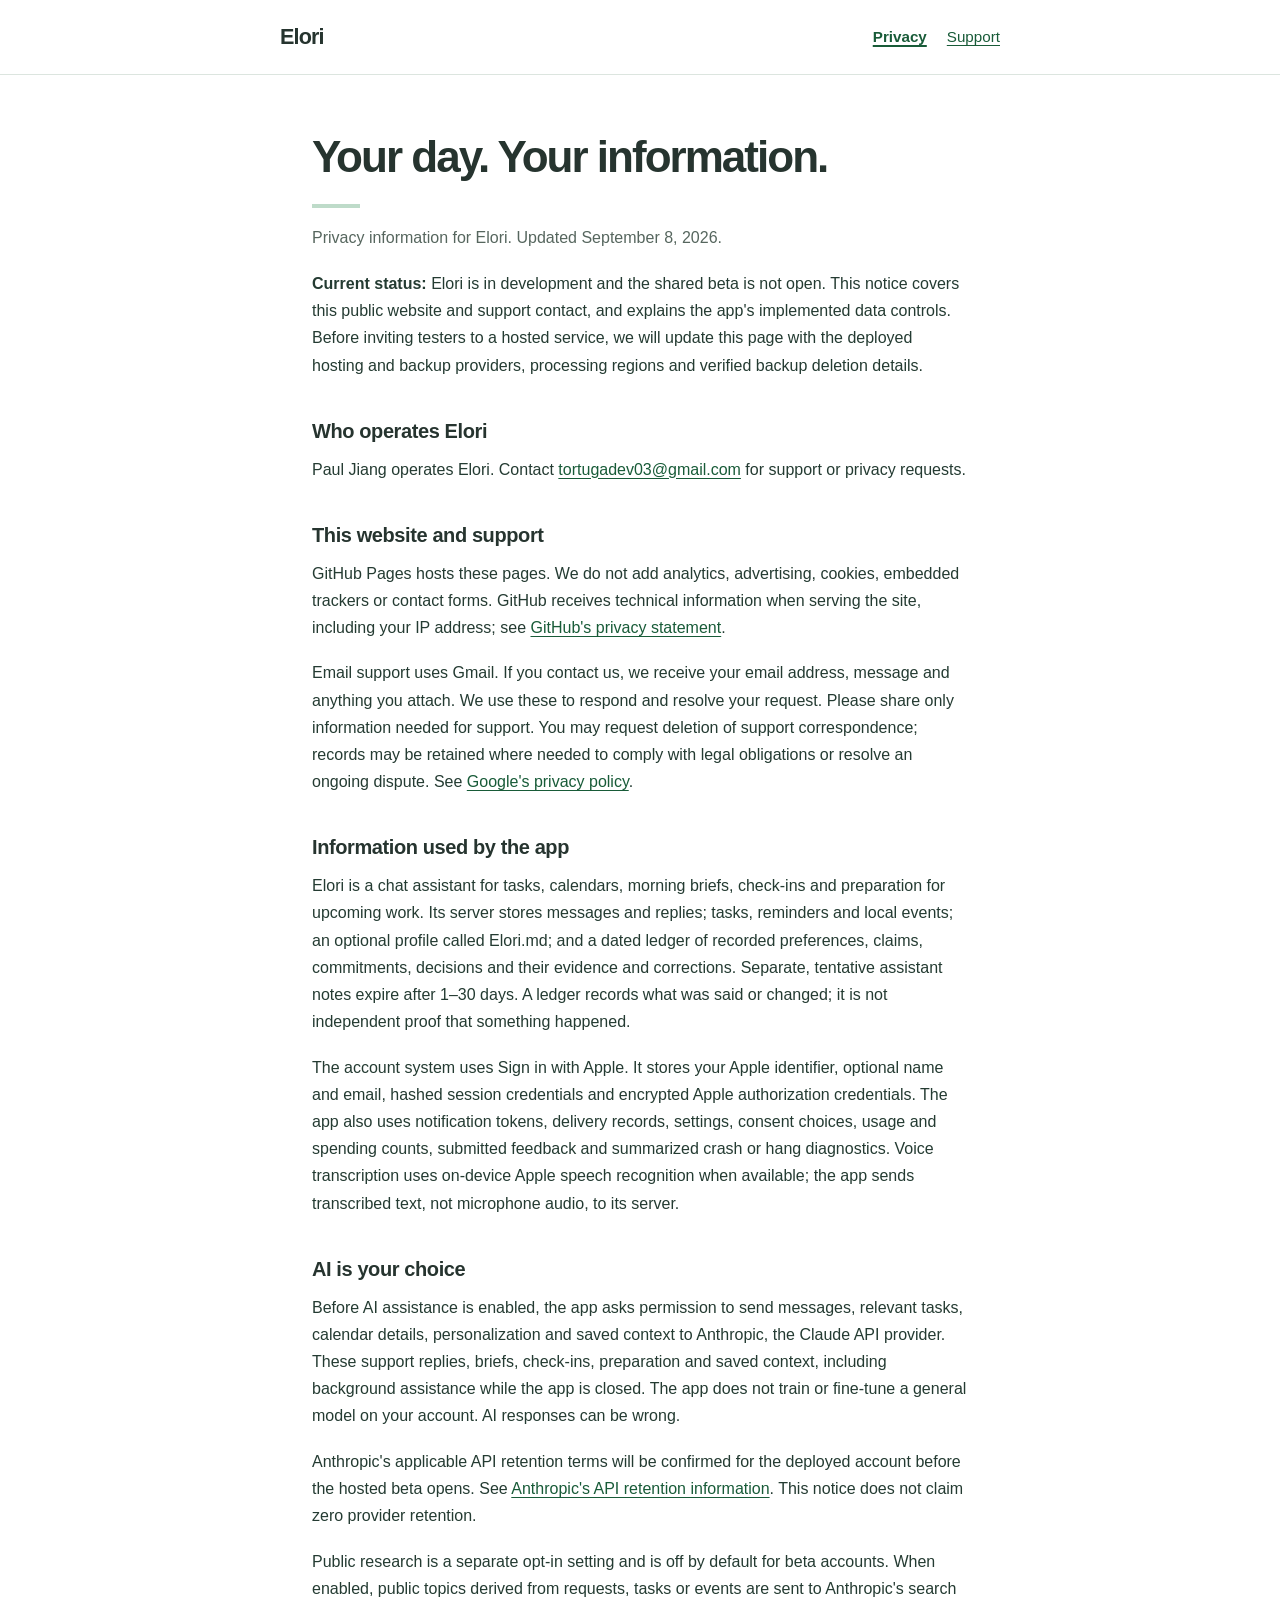
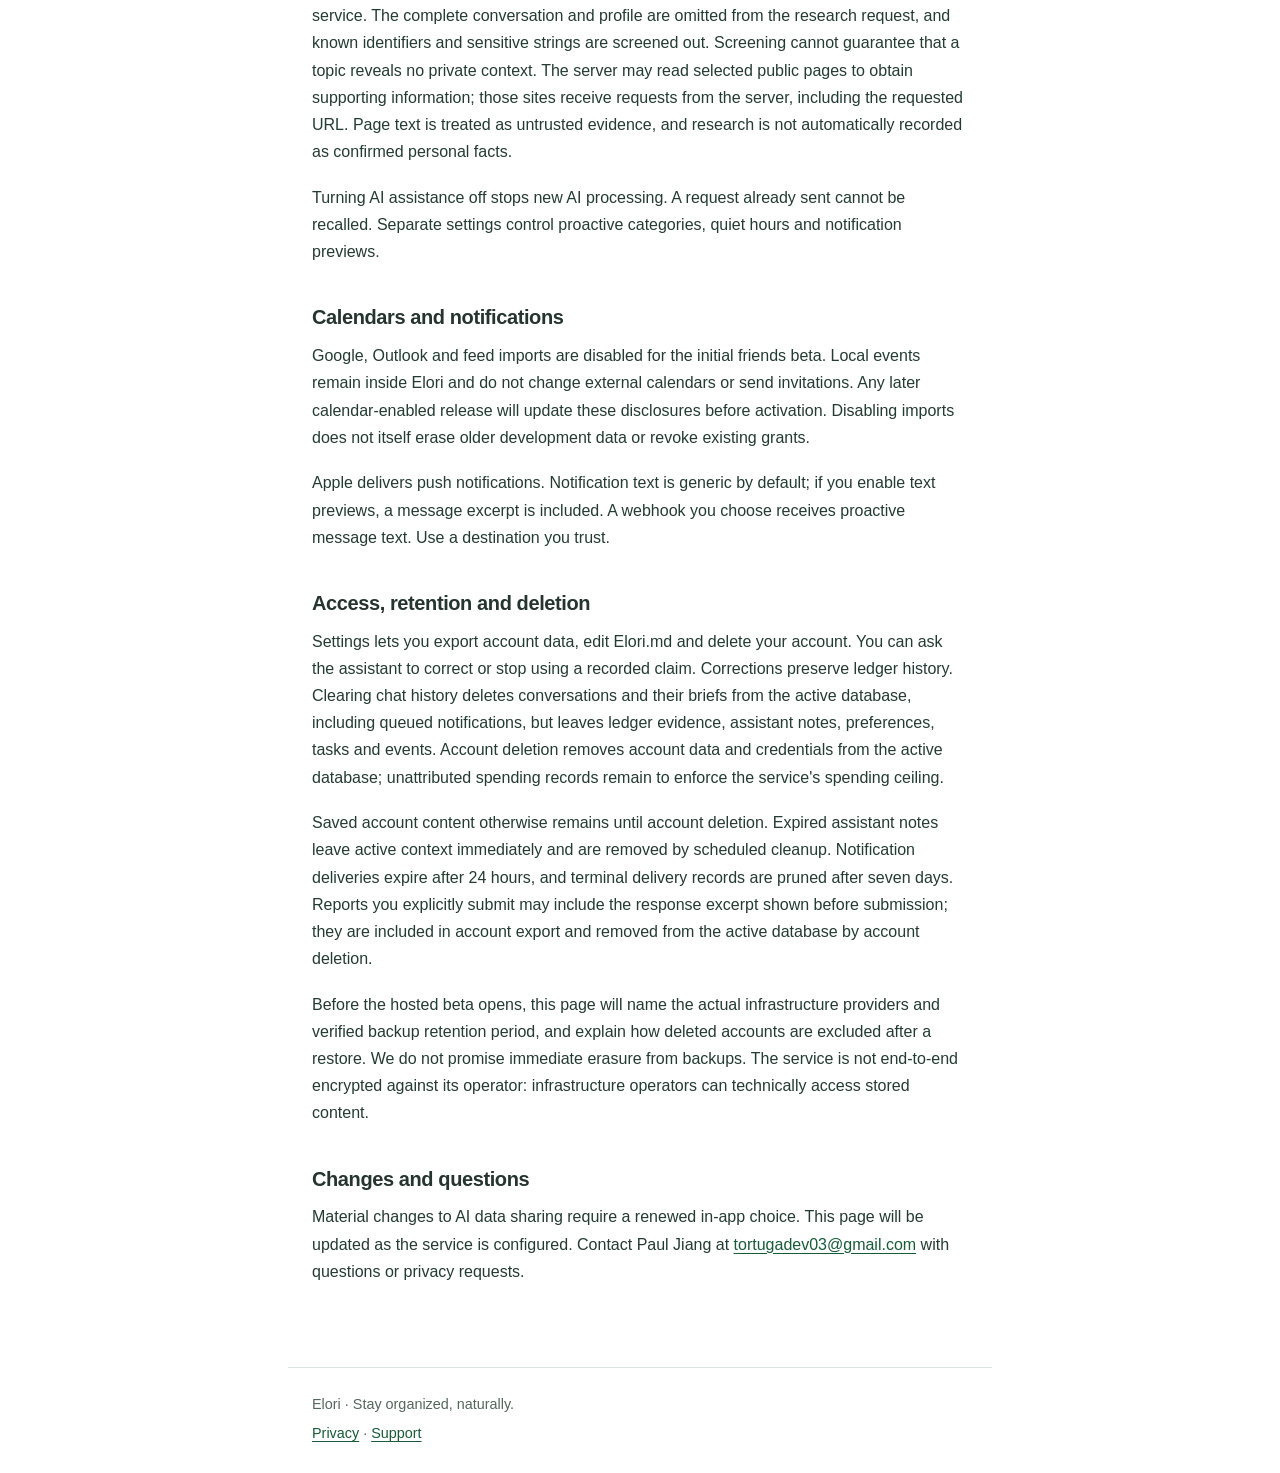
<file: index.html>
<!doctype html>
<html lang="en"><head><meta charset="utf-8"><meta name="viewport" content="width=device-width, initial-scale=1"><meta name="referrer" content="no-referrer"><meta name="description" content="Elori: daily assistance, privacy and support."><title>Elori — Privacy</title><link rel="stylesheet" href="styles.css"></head>
<body><a class="skip" href="#content">Skip to content</a><header><div class="bar"><a class="brand" href="./">Elori</a><nav aria-label="Information"><a href="./" aria-current="page">Privacy</a><a href="support.html" >Support</a></nav></div></header><main id="content"><h1>Your day. Your information.</h1><p>Privacy information for Elori. Updated September 8, 2026.</p>
<p><strong>Current status:</strong> Elori is in development and the shared beta is not open. This notice covers this public website and support contact, and explains the app's implemented data controls. Before inviting testers to a hosted service, we will update this page with the deployed hosting and backup providers, processing regions and verified backup deletion details.</p>
<h2>Who operates Elori</h2><p>Paul Jiang operates Elori. Contact <a href="mailto:tortugadev03@gmail.com">tortugadev03@gmail.com</a> for support or privacy requests.</p>
<h2>This website and support</h2><p>GitHub Pages hosts these pages. We do not add analytics, advertising, cookies, embedded trackers or contact forms. GitHub receives technical information when serving the site, including your IP address; see <a href="https://docs.github.com/en/site-policy/privacy-policies/github-general-privacy-statement">GitHub's privacy statement</a>.</p><p>Email support uses Gmail. If you contact us, we receive your email address, message and anything you attach. We use these to respond and resolve your request. Please share only information needed for support. You may request deletion of support correspondence; records may be retained where needed to comply with legal obligations or resolve an ongoing dispute. See <a href="https://policies.google.com/privacy">Google's privacy policy</a>.</p>
<h2>Information used by the app</h2><p>Elori is a chat assistant for tasks, calendars, morning briefs, check-ins and preparation for upcoming work. Its server stores messages and replies; tasks, reminders and local events; an optional profile called Elori.md; and a dated ledger of recorded preferences, claims, commitments, decisions and their evidence and corrections. Separate, tentative assistant notes expire after 1–30 days. A ledger records what was said or changed; it is not independent proof that something happened.</p><p>The account system uses Sign in with Apple. It stores your Apple identifier, optional name and email, hashed session credentials and encrypted Apple authorization credentials. The app also uses notification tokens, delivery records, settings, consent choices, usage and spending counts, submitted feedback and summarized crash or hang diagnostics. Voice transcription uses on-device Apple speech recognition when available; the app sends transcribed text, not microphone audio, to its server.</p>
<h2>AI is your choice</h2><p>Before AI assistance is enabled, the app asks permission to send messages, relevant tasks, calendar details, personalization and saved context to Anthropic, the Claude API provider. These support replies, briefs, check-ins, preparation and saved context, including background assistance while the app is closed. The app does not train or fine-tune a general model on your account. AI responses can be wrong.</p><p>Anthropic's applicable API retention terms will be confirmed for the deployed account before the hosted beta opens. See <a href="https://privacy.claude.com/en/articles/7996866-how-long-do-you-store-my-organization-s-data">Anthropic's API retention information</a>. This notice does not claim zero provider retention.</p><p>Public research is a separate opt-in setting and is off by default for beta accounts. When enabled, public topics derived from requests, tasks or events are sent to Anthropic's search service. The complete conversation and profile are omitted from the research request, and known identifiers and sensitive strings are screened out. Screening cannot guarantee that a topic reveals no private context. The server may read selected public pages to obtain supporting information; those sites receive requests from the server, including the requested URL. Page text is treated as untrusted evidence, and research is not automatically recorded as confirmed personal facts.</p><p>Turning AI assistance off stops new AI processing. A request already sent cannot be recalled. Separate settings control proactive categories, quiet hours and notification previews.</p>
<h2>Calendars and notifications</h2><p>Google, Outlook and feed imports are disabled for the initial friends beta. Local events remain inside Elori and do not change external calendars or send invitations. Any later calendar-enabled release will update these disclosures before activation. Disabling imports does not itself erase older development data or revoke existing grants.</p><p>Apple delivers push notifications. Notification text is generic by default; if you enable text previews, a message excerpt is included. A webhook you choose receives proactive message text. Use a destination you trust.</p>
<h2>Access, retention and deletion</h2><p>Settings lets you export account data, edit Elori.md and delete your account. You can ask the assistant to correct or stop using a recorded claim. Corrections preserve ledger history. Clearing chat history deletes conversations and their briefs from the active database, including queued notifications, but leaves ledger evidence, assistant notes, preferences, tasks and events. Account deletion removes account data and credentials from the active database; unattributed spending records remain to enforce the service's spending ceiling.</p><p>Saved account content otherwise remains until account deletion. Expired assistant notes leave active context immediately and are removed by scheduled cleanup. Notification deliveries expire after 24 hours, and terminal delivery records are pruned after seven days. Reports you explicitly submit may include the response excerpt shown before submission; they are included in account export and removed from the active database by account deletion.</p><p>Before the hosted beta opens, this page will name the actual infrastructure providers and verified backup retention period, and explain how deleted accounts are excluded after a restore. We do not promise immediate erasure from backups. The service is not end-to-end encrypted against its operator: infrastructure operators can technically access stored content.</p>
<h2>Changes and questions</h2><p>Material changes to AI data sharing require a renewed in-app choice. This page will be updated as the service is configured. Contact Paul Jiang at <a href="mailto:tortugadev03@gmail.com">tortugadev03@gmail.com</a> with questions or privacy requests.</p>
</main><footer><p>Elori · Stay organized, naturally.</p><a href="./">Privacy</a> · <a href="support.html">Support</a></footer></body></html>
</file>
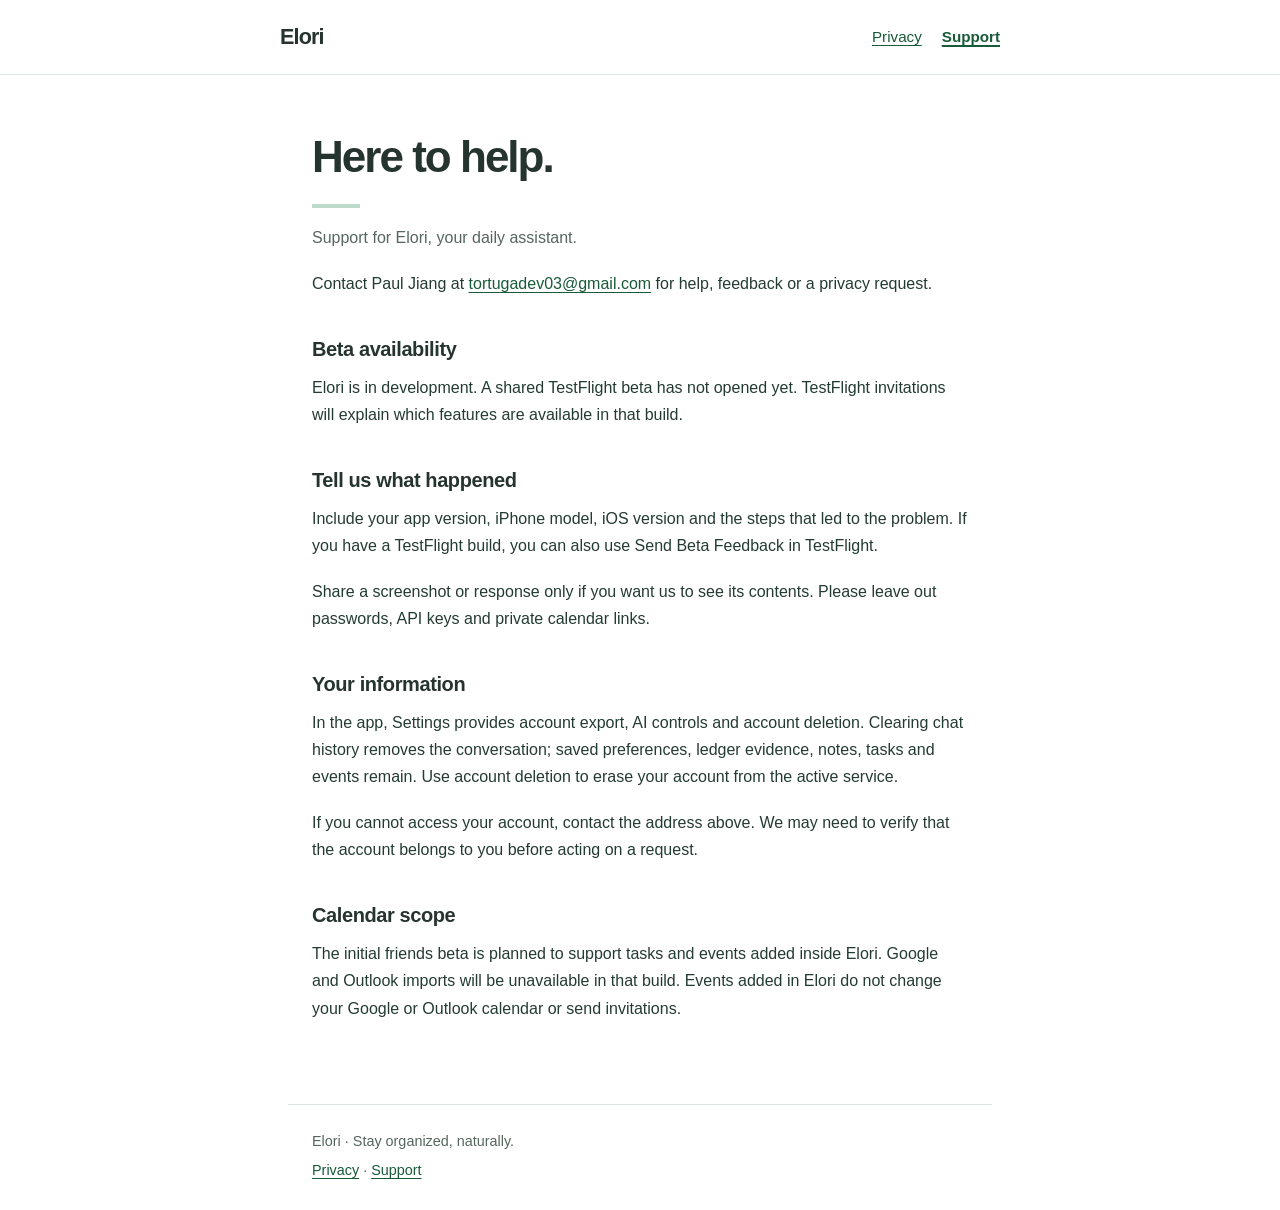
<file: support.html>
<!doctype html>
<html lang="en"><head><meta charset="utf-8"><meta name="viewport" content="width=device-width, initial-scale=1"><meta name="referrer" content="no-referrer"><meta name="description" content="Elori: daily assistance, privacy and support."><title>Elori — Support</title><link rel="stylesheet" href="styles.css"></head>
<body><a class="skip" href="#content">Skip to content</a><header><div class="bar"><a class="brand" href="./">Elori</a><nav aria-label="Information"><a href="./" >Privacy</a><a href="support.html" aria-current="page">Support</a></nav></div></header><main id="content"><h1>Here to help.</h1><p>Support for Elori, your daily assistant.</p>
<p>Contact Paul Jiang at <a href="mailto:tortugadev03@gmail.com">tortugadev03@gmail.com</a> for help, feedback or a privacy request.</p>
<h2>Beta availability</h2><p>Elori is in development. A shared TestFlight beta has not opened yet. TestFlight invitations will explain which features are available in that build.</p>
<h2>Tell us what happened</h2><p>Include your app version, iPhone model, iOS version and the steps that led to the problem. If you have a TestFlight build, you can also use Send Beta Feedback in TestFlight.</p><p>Share a screenshot or response only if you want us to see its contents. Please leave out passwords, API keys and private calendar links.</p>
<h2>Your information</h2><p>In the app, Settings provides account export, AI controls and account deletion. Clearing chat history removes the conversation; saved preferences, ledger evidence, notes, tasks and events remain. Use account deletion to erase your account from the active service.</p><p>If you cannot access your account, contact the address above. We may need to verify that the account belongs to you before acting on a request.</p>
<h2>Calendar scope</h2><p>The initial friends beta is planned to support tasks and events added inside Elori. Google and Outlook imports will be unavailable in that build. Events added in Elori do not change your Google or Outlook calendar or send invitations.</p>
</main><footer><p>Elori · Stay organized, naturally.</p><a href="./">Privacy</a> · <a href="support.html">Support</a></footer></body></html>
</file>
<file: styles.css>
:root{color-scheme:light dark;--page:#fff;--ink:#26342f;--body:#243b32;--muted:#56665e;--line:#dce5df;--accent:#bedbc9;--link:#185b38}
*{box-sizing:border-box}html{font-family:-apple-system,BlinkMacSystemFont,"Segoe UI",sans-serif;font-size:100%;line-height:1.7}body{margin:0;background:var(--page);color:var(--body)}a{color:var(--link);text-underline-offset:.2em;overflow-wrap:anywhere}a:focus-visible{outline:3px solid var(--link);outline-offset:5px;border-radius:2px}.skip{position:absolute;left:1rem;top:-5rem}.skip:focus{top:.5rem;background:var(--page);padding:.5rem;z-index:1}header{border-bottom:1px solid var(--line)}.bar{max-width:48rem;margin:auto;padding:1.1rem 1.5rem;display:flex;flex-wrap:wrap;align-items:center;justify-content:space-between;gap:.5rem 2rem}.brand{font-size:1.35rem;font-weight:800;letter-spacing:-.04em;color:var(--ink);text-decoration:none}nav{display:flex;flex-wrap:wrap;gap:.25rem 1.25rem}nav a{padding:.4rem 0;font-size:.95rem}nav [aria-current=page]{font-weight:700;text-decoration-thickness:2px}main{max-width:44rem;margin:auto;padding:3.5rem 1.5rem 4rem}h1,h2{color:var(--ink);line-height:1.2;text-wrap:balance}h1{font-size:clamp(2rem,6vw,2.75rem);letter-spacing:-.045em;margin:0 0 1rem}h1:after{content:"";display:block;width:3rem;height:.3rem;background:var(--accent);margin-top:1.25rem}h2{font-size:1.25rem;margin:2.5rem 0 .8rem;letter-spacing:-.02em}p{margin:0 0 1.15rem;overflow-wrap:break-word}main>p:first-of-type{color:var(--muted)}footer{max-width:44rem;margin:auto;padding:1.5rem;border-top:1px solid var(--line);font-size:.9rem;color:var(--muted)}footer p{margin:0}footer a{display:inline-block;padding:.25rem 0}@media(prefers-color-scheme:dark){:root{--page:#10271f;--ink:#e8f4eb;--body:#dbe7df;--muted:#a9bdb1;--line:#355144;--link:#d7f5a4}}@media(max-width:360px){main{padding-top:2rem}.bar{gap:.25rem 1rem}}@media print{header,.skip{display:none}main{max-width:none;padding:0}body{background:white;color:black}h1,h2{color:black}a{color:black}h2{break-after:avoid}}
</file>
